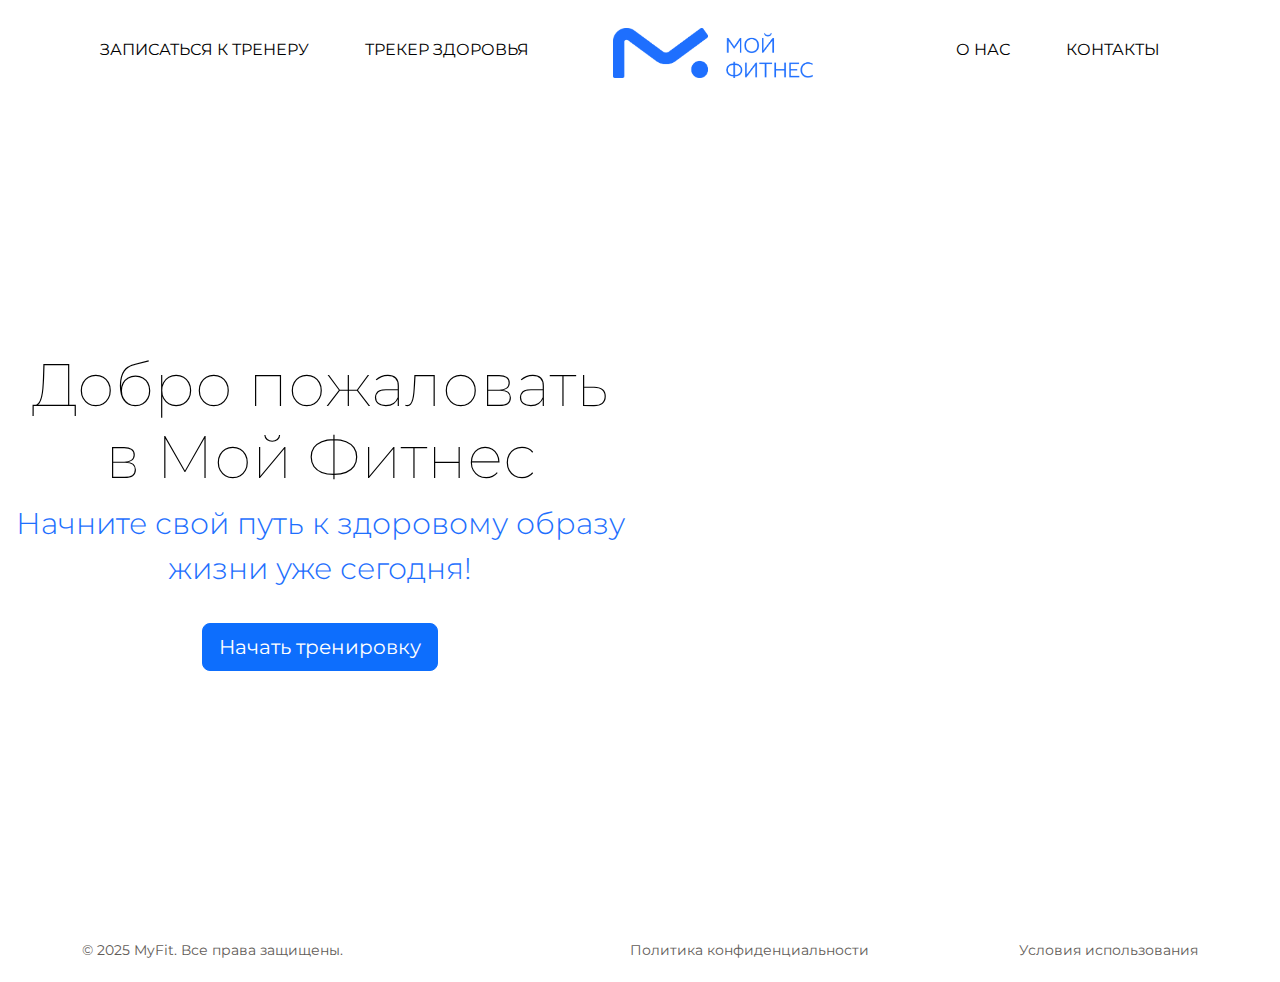
<file: index.html>
<!DOCTYPE html>
<html lang="ru">
<head>
  <meta charset="UTF-8">
  <meta name="viewport" content="width=device-width, initial-scale=1.0">
  <title>Главная - MyFit</title>
  <!-- Иконка для стандартных браузеров -->
  <link rel="icon" href="favicon.png" type="image/x-icon">
  <link rel="shortcut icon" href="favicon.png" type="image/x-icon">
  <link href="https://fonts.googleapis.com/css2?family=Montserrat:wght@400;500&display=swap" rel="stylesheet">
  <link href="https://cdn.jsdelivr.net/npm/bootstrap@5.3.2/dist/css/bootstrap.min.css" rel="stylesheet">
  <link rel="stylesheet" href="styles.css">
</head>
<body>
  <!-- Шапка сайта -->
  <header class="header">
    <nav class="navbar navbar-expand-lg navbar-light">
      <div class="container">
        <button class="navbar-toggler" type="button" data-bs-toggle="collapse" data-bs-target="#navbarNav">
          <span class="navbar-toggler-icon"></span>
        </button>
        <div class="collapse navbar-collapse justify-content-between" id="navbarNav">
          <ul class="navbar-nav w-100 d-flex justify-content-between align-items-center">
            <li class="nav-item">
              <a class="nav-link" href="book-trainer.html">Записаться к тренеру</a>
            </li>
            <li class="nav-item">
              <a class="nav-link" href="traker.html">Трекер здоровья</a>
            </li>
            <li class="nav-item mx-auto">
              <a class="navbar-brand" href="index.html">
                <img src="assets/Group 1.png" alt="Логотип" class="logo" style="width: 200px; height: 50px;">
              </a>
            </li>
            <li class="nav-item">
              <a class="nav-link" href="about-us.html">О нас</a>
            </li>
            <li class="nav-item">
              <a class="nav-link" href="contact.html">Контакты</a>
            </li>
          </ul>
        </div>
      </div>
    </nav>
  </header>

  <main class="main-content d-flex">
    <section class="left-side text-center">
      <div class="container">
        <h1>Добро пожаловать в Мой Фитнес</h1>
        <p class="highlight">Начните свой путь к здоровому образу жизни уже сегодня!</p>
        <a href="traker.html" class="btn btn-primary btn-lg mt-3">
          Начать тренировку
        </a>
      </div>
    </section>
    <section class="right-side">
      <svg 
        class="curve-line" 
        xmlns="http://www.w3.org/2000/svg" 
        viewBox="-100 0 250 500"
      >
        <path d="M100 0 C400 200, 500 400, 200 500" />
      </svg>

      <!-- Изображения -->
      <img src="assets/medal.png" alt="Картинка 1" class="image">
      <img src="assets/bottle.png" alt="Картинка 2" class="image">
      <img src="assets/shoes.png" alt="Картинка 3" class="image" style="height: 400px; width: 380px; right: -5%; top: 10%;">
    </section>
  </main>

  <script src="https://cdn.jsdelivr.net/npm/bootstrap@5.3.2/dist/js/bootstrap.bundle.min.js"></script>
  <script>
    const images = document.querySelectorAll('.image');

    function showImagesSequentially() {
      images.forEach((img, index) => {
        setTimeout(() => {
          img.classList.add('visible');
        }, index * 1000);
      });
    }

    window.addEventListener('load', () => {
      setTimeout(showImagesSequentially, 1000);
    });
  </script>

  <footer class="footer">
    <div class="container">
      <div class="footer-content d-flex justify-content-between align-items-center">
        <p>&copy; 2025 MyFit. Все права защищены.</p>
        <div class="footer-links">
          <a href="privacy.html" class="footer-link">Политика конфиденциальности</a>
          <a href="terms.html" class="footer-link">Условия использования</a>
        </div>
      </div>
    </div>
  </footer>
</body>
</html>
</file>
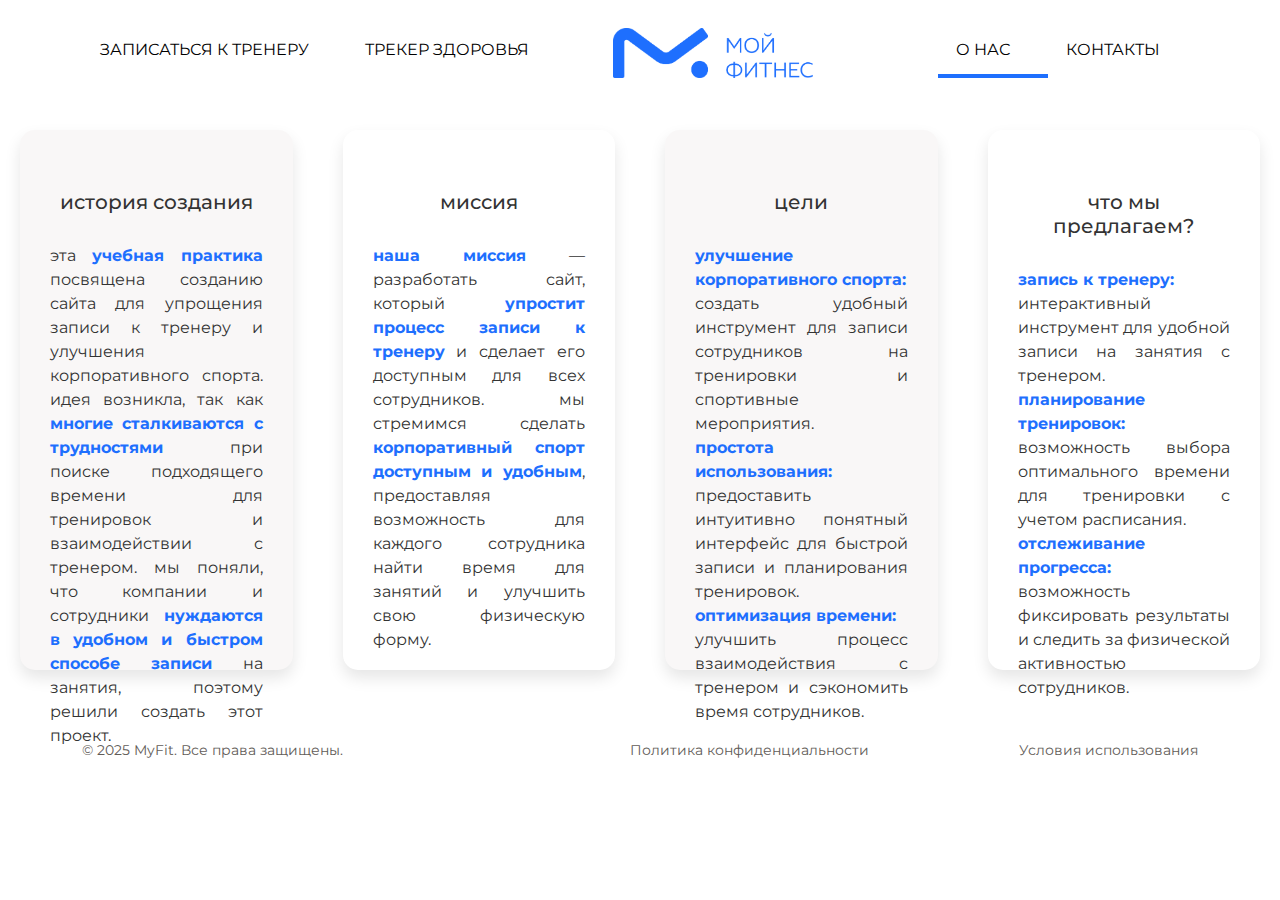
<file: about-us.html>
<!DOCTYPE html>
<html lang="ru">
<head>
  <meta charset="UTF-8">
  <meta name="viewport" content="width=device-width, initial-scale=1.0">
  <title>О нас - MyFit</title>
  <link rel="icon" href="favicon.png" type="image/x-icon">
  <link rel="shortcut icon" href="favicon.png" type="image/x-icon">
  <link href="https://fonts.googleapis.com/css2?family=Montserrat:wght@400;500&display=swap" rel="stylesheet">
  <link href="https://cdn.jsdelivr.net/npm/bootstrap@5.3.2/dist/css/bootstrap.min.css" rel="stylesheet">
  <link rel="stylesheet" href="styles.css">
</head>
<body>
  <!-- Шапка сайта -->
  <header class="header">
    <nav class="navbar navbar-expand-lg navbar-light">
      <div class="container">
        <button class="navbar-toggler" type="button" data-bs-toggle="collapse" data-bs-target="#navbarNav">
          <span class="navbar-toggler-icon"></span>
        </button>
        <div class="collapse navbar-collapse justify-content-between" id="navbarNav">
          <ul class="navbar-nav w-100 d-flex justify-content-between align-items-center">
            <li class="nav-item">
              <a class="nav-link" href="book-trainer.html">Записаться к тренеру</a>
            </li>
            <li class="nav-item">
              <a class="nav-link" href="traker.html">Трекер здоровья</a>
            </li>
            <li class="nav-item mx-auto">
              <a class="navbar-brand" href="index.html">
                <img src="assets/Group 1.png" alt="Логотип" class="logo" style="width: 200px; height: 50px;">
              </a>
            </li>
            <li class="nav-item">
              <a class="nav-link active" href="about-us.html">О нас</a>
            </li>
            <li class="nav-item">
              <a class="nav-link" href="contact.html">Контакты</a>
            </li>
          </ul>
        </div>
      </div>
    </nav>
  </header>

  <main class="main-content-about">
    <div class="about-container">
      <div class="block">
        <h2>история создания</h2>
        <p>
            эта <span>учебная практика</span> посвящена созданию сайта для упрощения записи к тренеру и улучшения корпоративного спорта. идея возникла, так как <span>многие сталкиваются с трудностями</span> при поиске подходящего времени для тренировок и взаимодействии с тренером. мы поняли, что компании и сотрудники <span>нуждаются в удобном и быстром способе записи</span> на занятия, поэтому решили создать этот проект.
        </p>
      </div>
      <div class="block">
        <h2>миссия</h2>
        <p>
           <span>наша миссия</span> — разработать сайт, который <span>упростит процесс записи к тренеру</span> и сделает его доступным для всех сотрудников. мы стремимся сделать <span>корпоративный спорт доступным и удобным</span>, предоставляя возможность для каждого сотрудника найти время для занятий и улучшить свою физическую форму.
        </p>
      </div>
      <div class="block">
        <h2>цели</h2>
        <p>
            <span>улучшение корпоративного спорта:</span><br> 
            создать удобный инструмент для записи сотрудников на тренировки и спортивные мероприятия.<br>
            <span>простота использования:</span><br> 
            предоставить интуитивно понятный интерфейс для быстрой записи и планирования тренировок.<br>
            <span>оптимизация времени:</span><br> 
            улучшить процесс взаимодействия с тренером и сэкономить время сотрудников.
        </p>
      </div>
      <div class="block">
        <h2>что мы предлагаем?</h2>
        <p>
            <span>запись к тренеру:</span><br> 
            интерактивный инструмент для удобной записи на занятия с тренером.<br>
            <span>планирование тренировок:</span><br> 
            возможность выбора оптимального времени для тренировки с учетом расписания.<br>
            <span>отслеживание прогресса:</span><br> 
            возможность фиксировать результаты и следить за физической активностью сотрудников.
        </p>
      </div>    
    </div>
  </main>

  <!-- Изображения -->
  <img src="assets/artif.png" alt="Изображение 1" class="image" style="height: 100px; width: 100px; top: 10%; left: 10px;">
  <script src="https://cdn.jsdelivr.net/npm/bootstrap@5.3.2/dist/js/bootstrap.bundle.min.js"></script>

  <script>
    const images = document.querySelectorAll('.image');

    function showImagesSequentially() {
      images.forEach((img, index) => {
        setTimeout(() => {
          img.classList.add('visible');
        }, index * 1000);
      });
    }

    window.addEventListener('load', () => {
      setTimeout(showImagesSequentially, 1000);
    });
  </script>

  <footer class="footer">
    <div class="container">
      <div class="footer-content d-flex justify-content-between align-items-center">
        <p>&copy; 2025 MyFit. Все права защищены.</p>
        <div class="footer-links">
          <a href="privacy.html" class="footer-link">Политика конфиденциальности</a>
          <a href="terms.html" class="footer-link">Условия использования</a>
        </div>
      </div>
    </div>
  </footer>
</body>
</html>
</file>
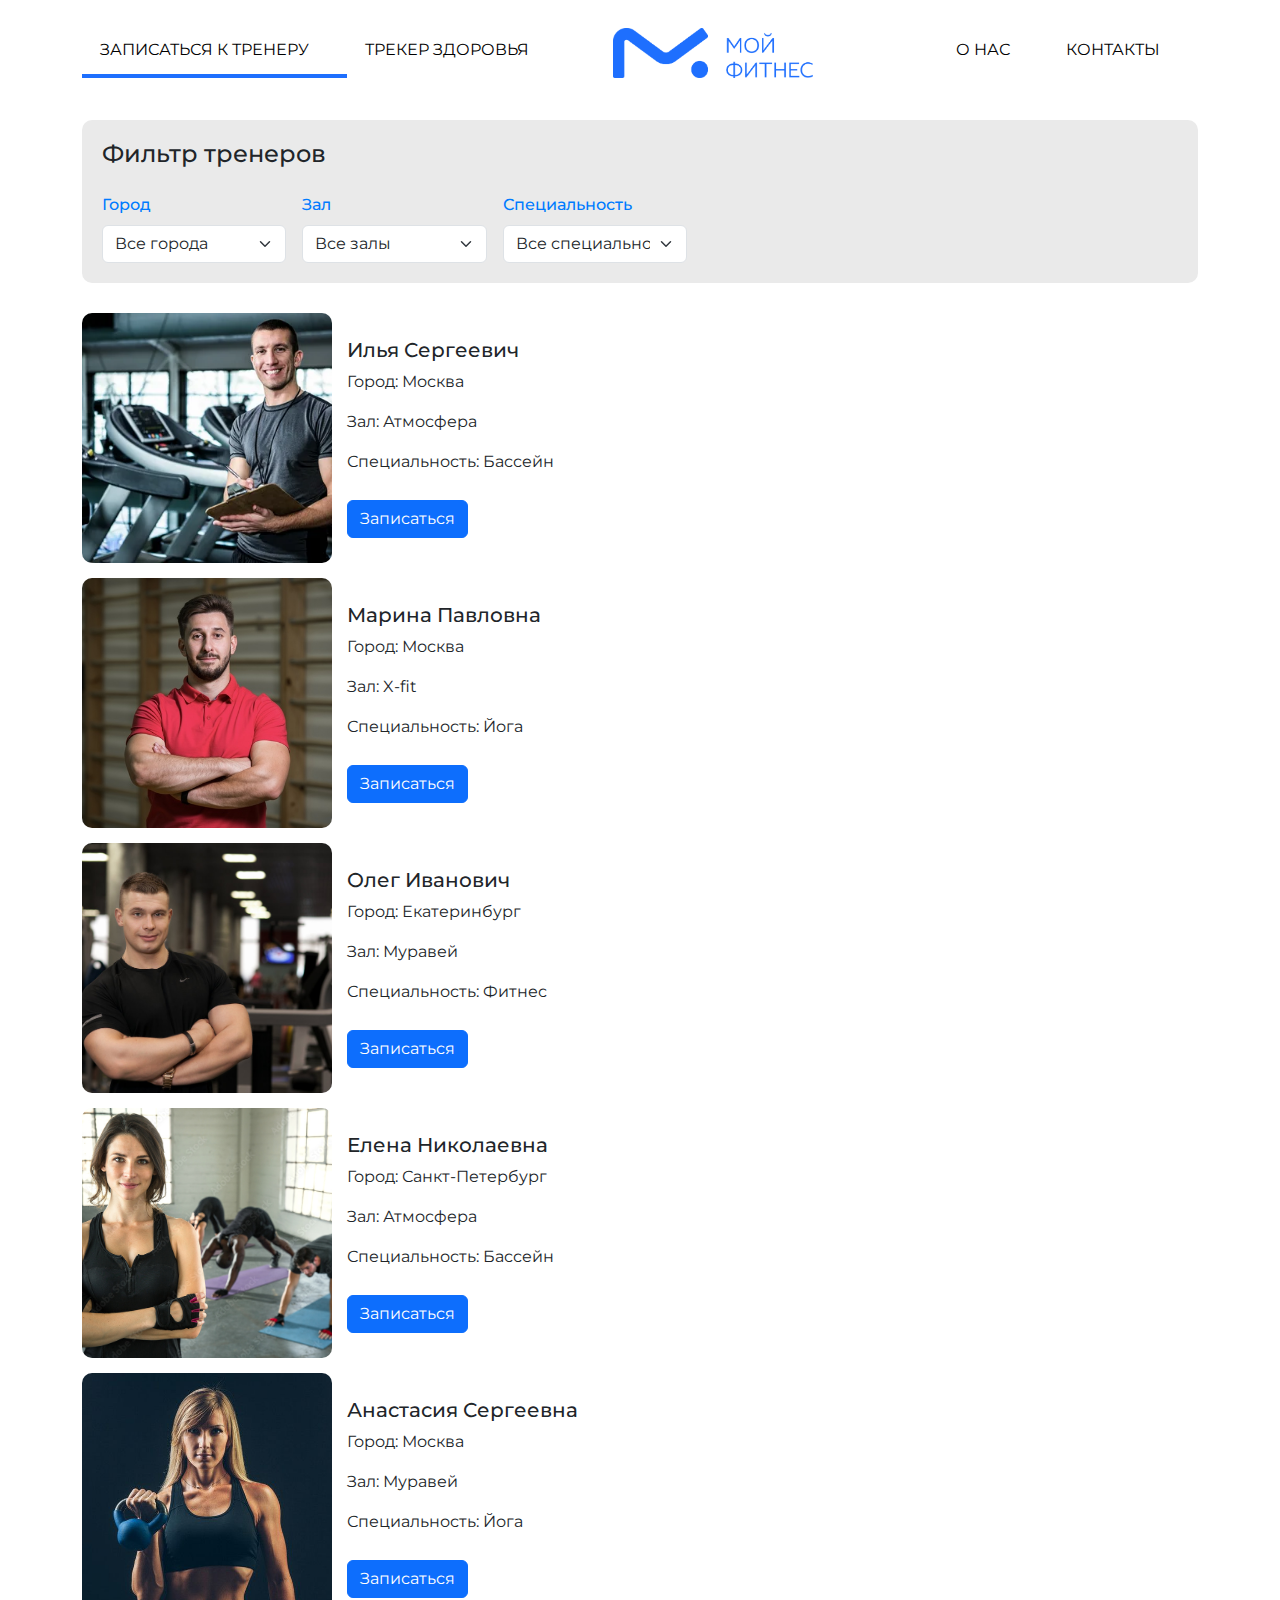
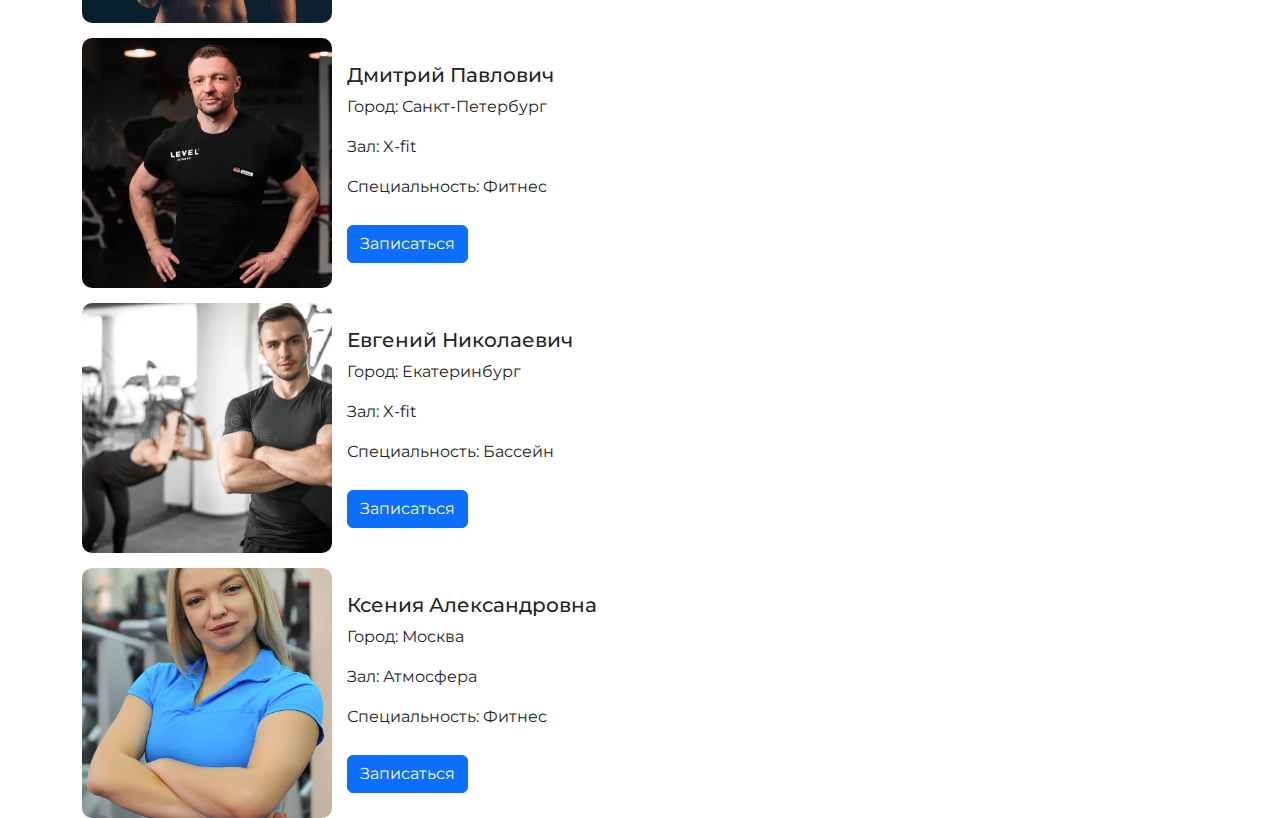
<file: book-trainer.html>
<!DOCTYPE html>
<html lang="ru">
<head>
  <meta charset="UTF-8">
  <meta name="viewport" content="width=device-width, initial-scale=1.0">
  <title>Записаться к тренеру - MyFit</title>
  <link rel="icon" href="favicon.png" type="image/x-icon">
  <link href="https://fonts.googleapis.com/css2?family=Montserrat:wght@400;500&display=swap" rel="stylesheet">
  <link href="https://cdn.jsdelivr.net/npm/bootstrap@5.3.2/dist/css/bootstrap.min.css" rel="stylesheet">
  <link rel="stylesheet" href="styles.css">
</head>
<body>
  <!-- Шапка сайта -->
  <header class="header">
    <nav class="navbar navbar-expand-lg navbar-light">
      <div class="container">
        <button class="navbar-toggler" type="button" data-bs-toggle="collapse" data-bs-target="#navbarNav">
          <span class="navbar-toggler-icon"></span>
        </button>
        <div class="collapse navbar-collapse justify-content-between" id="navbarNav">
          <ul class="navbar-nav w-100 d-flex justify-content-between align-items-center">
            <li class="nav-item">
              <a class="nav-link active" href="book-trainer.html">Записаться к тренеру</a>
            </li>
            <li class="nav-item">
              <a class="nav-link" href="traker.html">Трекер здоровья</a>
            </li>
            <li class="nav-item mx-auto">
              <a class="navbar-brand" href="index.html">
                <img src="assets/Group 1.png" alt="Логотип" class="logo" style="width: 200px; height: 50px;">
              </a>
            </li>
            <li class="nav-item">
              <a class="nav-link" href="about-us.html">О нас</a>
            </li>
            <li class="nav-item">
              <a class="nav-link" href="contact.html">Контакты</a>
            </li>
          </ul>
        </div>
      </div>
    </nav>
  </header>
  <!-- Главный контент -->
  <main class="main-content">
    <div class="container">
<!-- Фильтры -->
<section class="filter-section">
  <h4 class="mb-4">Фильтр тренеров</h4>
  <form id="filterForm">
    <div class="row g-3">
      <div class="col-md-4">
        <label for="cityFilter" class="form-label">Город</label>
        <select id="cityFilter" class="form-select">
          <option value="">Все города</option>
          <option value="Москва">Москва</option>
          <option value="Екатеринбург">Екатеринбург</option>
          <option value="Санкт-Петербург">Санкт-Петербург</option>
        </select>
      </div>
      <div class="col-md-4">
        <label for="gymFilter" class="form-label">Зал</label>
        <select id="gymFilter" class="form-select">
          <option value="">Все залы</option>
          <option value="Атмосфера">Атмосфера</option>
          <option value="X-fit">X-fit</option>
          <option value="Муравей">Муравей</option>
        </select>
      </div>
      <div class="col-md-4">
        <label for="specialtyFilter" class="form-label">Специальность</label>
        <select id="specialtyFilter" class="form-select">
          <option value="">Все специальности</option>
          <option value="Бассейн">Бассейн</option>
          <option value="Йога">Йога</option>
          <option value="Фитнес">Фитнес</option>
        </select>
      </div>
    </div>
  </form>
</section>

<!-- Список тренеров -->
<div id="trainersList">
  <div class="trainer-card" data-city="Москва" data-gym="Атмосфера" data-specialty="Бассейн">
    <img src="trainers/1.webp" alt="Фото тренера">
    <div>
      <h5>Илья Сергеевич</h5>
      <p>Город: Москва</p>
      <p>Зал: Атмосфера</p>
      <p>Специальность: Бассейн</p>
      <button class="btn btn-primary" onclick="openBookingModal('Илья Сергеевич')">Записаться</button>
    </div>
  </div>
</div>
  <!-- Карточка тренера 2 -->
  <div class="trainer-card" data-city="Москва" data-gym="X-fit" data-specialty="Йога">
    <img src="trainers/2.jpg" alt="Фото тренера">
    <div>
      <h5>Марина Павловна</h5>
      <p>Город: Москва</p>
      <p>Зал: X-fit</p>
      <p>Специальность: Йога</p>
      <button class="btn btn-primary" onclick="openBookingModal('Марина Павловна')">Записаться</button>
    </div>
  </div>

  <!-- Карточка тренера 3 -->
  <div class="trainer-card" data-city="Екатеринбург" data-gym="Муравей" data-specialty="Фитнес">
    <img src="trainers/3.jpg" alt="Фото тренера">
    <div>
      <h5>Олег Иванович</h5>
      <p>Город: Екатеринбург</p>
      <p>Зал: Муравей</p>
      <p>Специальность: Фитнес</p>
      <button class="btn btn-primary" onclick="openBookingModal('Олег Иванович')">Записаться</button>
    </div>
  </div>

  <!-- Карточка тренера 4 -->
  <div class="trainer-card" data-city="Санкт-Петербург" data-gym="Атмосфера" data-specialty="Бассейн">
    <img src="trainers/4.jpg" alt="Фото тренера">
    <div>
      <h5>Елена Николаевна</h5>
      <p>Город: Санкт-Петербург</p>
      <p>Зал: Атмосфера</p>
      <p>Специальность: Бассейн</p>
      <button class="btn btn-primary" onclick="openBookingModal('Елена Николаевна')">Записаться</button>
    </div>
  </div>

  <!-- Карточка тренера 5 -->
  <div class="trainer-card" data-city="Москва" data-gym="Муравей" data-specialty="Йога">
    <img src="trainers/5.jpg" alt="Фото тренера">
    <div>
      <h5>Анастасия Сергеевна</h5>
      <p>Город: Москва</p>
      <p>Зал: Муравей</p>
      <p>Специальность: Йога</p>
      <button class="btn btn-primary" onclick="openBookingModal('Анастасия Сергеевна')">Записаться</button>
    </div>
  </div>

  <!-- Карточка тренера 6 -->
  <div class="trainer-card" data-city="Санкт-Петербург" data-gym="X-fit" data-specialty="Фитнес">
    <img src="trainers/6.webp" alt="Фото тренера">
    <div>
      <h5>Дмитрий Павлович</h5>
      <p>Город: Санкт-Петербург</p>
      <p>Зал: X-fit</p>
      <p>Специальность: Фитнес</p>
      <button class="btn btn-primary" onclick="openBookingModal('Дмитрий Павлович')">Записаться</button>
    </div>
  </div>

  <!-- Карточка тренера 7 -->
  <div class="trainer-card" data-city="Екатеринбург" data-gym="X-fit" data-specialty="Бассейн">
    <img src="trainers/7.webp" alt="Фото тренера">
    <div>
      <h5>Евгений Николаевич</h5>
      <p>Город: Екатеринбург</p>
      <p>Зал: X-fit</p>
      <p>Специальность: Бассейн</p>
      <button class="btn btn-primary" onclick="openBookingModal('Евгений Николаевич')">Записаться</button>
    </div>
  </div>

  <!-- Карточка тренера 8 -->
  <div class="trainer-card" data-city="Москва" data-gym="Атмосфера" data-specialty="Фитнес">
    <img src="trainers/9.webp" alt="Фото тренера">
    <div>
      <h5>Ксения Александровна</h5>
      <p>Город: Москва</p>
      <p>Зал: Атмосфера</p>
      <p>Специальность: Фитнес</p>
      <button class="btn btn-primary" onclick="openBookingModal('Ксения Александровна')">Записаться</button>
    </div>
  </div>
</div>
  </main>
  <!-- Модальное окно -->
  <div class="modal fade" id="bookingModal" tabindex="-1" aria-hidden="true">
    <div class="modal-dialog">
      <div class="modal-content">
        <div class="modal-header">
          <h5 class="modal-title">Запись к тренеру</h5>
          <button type="button" class="btn-close" data-bs-dismiss="modal" aria-label="Close"></button>
        </div>
        <div class="modal-body">
          <form id="bookingForm">
            <div class="mb-3">
              <label for="availableDates" class="form-label">Выберите дату</label>
              <select id="availableDates" class="form-select"></select>
            </div>
            <div class="mb-3">
              <label for="availableTimes" class="form-label">Выберите время</label>
              <select id="availableTimes" class="form-select"></select>
            </div>
          </form>
        </div>
        <div class="modal-footer">
          <button type="button" class="btn btn-secondary" data-bs-dismiss="modal">Отмена</button>
          <button type="button" class="btn btn-primary" id="confirmBookingButton" onclick="confirmBooking()">Записаться</button>
        </div>
      </div>
    </div>
  </div>

  <script src="script.js"></script>   
  <script src="https://cdn.jsdelivr.net/npm/bootstrap@5.3.2/dist/js/bootstrap.bundle.min.js"></script>

  <!-- <footer class="footer">
    <div class="container">
      <div class="footer-content d-flex justify-content-between align-items-center">
        <p>&copy; 2025 MyFit. Все права защищены.</p>
        <div class="footer-links">
          <a href="privacy.html" class="footer-link">Политика конфиденциальности</a>
          <a href="terms.html" class="footer-link">Условия использования</a>
        </div>
      </div>
    </div>
  </footer> -->
  
</body>
</html>
</file>
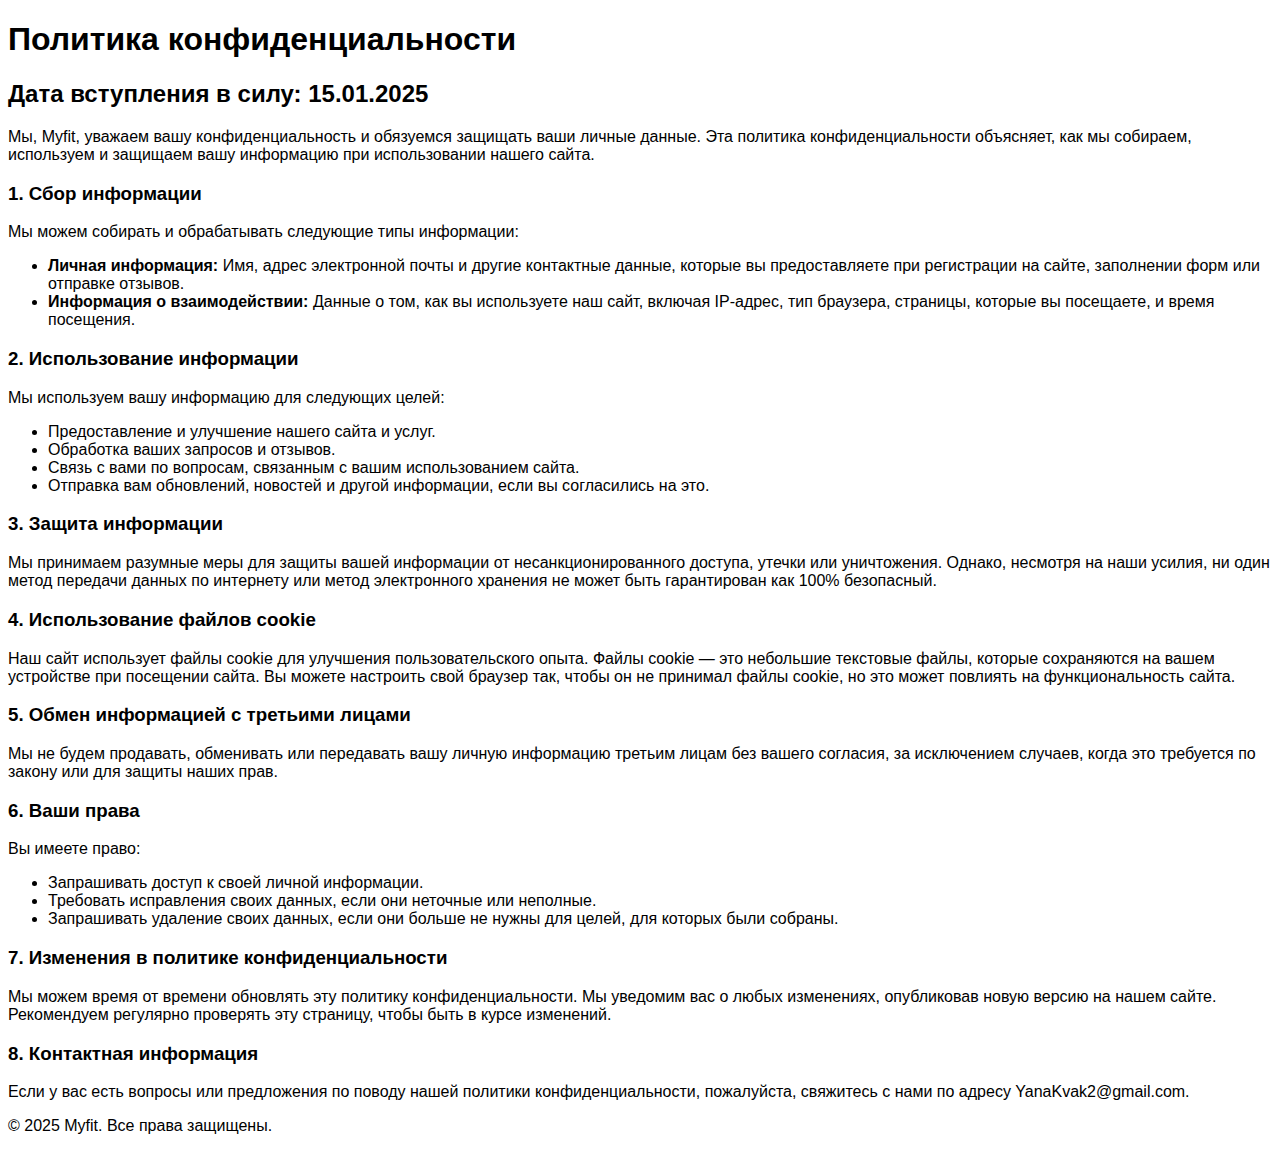
<file: privacy.html>
<!DOCTYPE html>
<html lang="ru">
<head>
    <meta charset="UTF-8">
    <meta name="viewport" content="width=device-width, initial-scale=1.0">
    <title>Политика конфиденциальности</title>
    <link rel="stylesheet" href="styles.css"> <!-- Подключите ваш файл стилей -->
</head>
<body>
    <header>
        <h1>Политика конфиденциальности</h1>
    </header>
    <main>
        <section>
            <h2>Дата вступления в силу: 15.01.2025</h2>
            <p>Мы, Myfit, уважаем вашу конфиденциальность и обязуемся защищать ваши личные данные. Эта политика конфиденциальности объясняет, как мы собираем, используем и защищаем вашу информацию при использовании нашего сайта.</p>
        </section>
        <section>
            <h3>1. Сбор информации</h3>
            <p>Мы можем собирать и обрабатывать следующие типы информации:</p>
            <ul>
                <li><strong>Личная информация:</strong> Имя, адрес электронной почты и другие контактные данные, которые вы предоставляете при регистрации на сайте, заполнении форм или отправке отзывов.</li>
                <li><strong>Информация о взаимодействии:</strong> Данные о том, как вы используете наш сайт, включая IP-адрес, тип браузера, страницы, которые вы посещаете, и время посещения.</li>
            </ul>
        </section>
        <section>
            <h3>2. Использование информации</h3>
            <p>Мы используем вашу информацию для следующих целей:</p>
            <ul>
                <li>Предоставление и улучшение нашего сайта и услуг.</li>
                <li>Обработка ваших запросов и отзывов.</li>
                <li>Связь с вами по вопросам, связанным с вашим использованием сайта.</li>
                <li>Отправка вам обновлений, новостей и другой информации, если вы согласились на это.</li>
            </ul>
        </section>
        <section>
            <h3>3. Защита информации</h3>
            <p>Мы принимаем разумные меры для защиты вашей информации от несанкционированного доступа, утечки или уничтожения. Однако, несмотря на наши усилия, ни один метод передачи данных по интернету или метод электронного хранения не может быть гарантирован как 100% безопасный.</p>
        </section>
        <section>
            <h3>4. Использование файлов cookie</h3>
            <p>Наш сайт использует файлы cookie для улучшения пользовательского опыта. Файлы cookie — это небольшие текстовые файлы, которые сохраняются на вашем устройстве при посещении сайта. Вы можете настроить свой браузер так, чтобы он не принимал файлы cookie, но это может повлиять на функциональность сайта.</p>
        </section>
        <section>
            <h3>5. Обмен информацией с третьими лицами</h3>
            <p>Мы не будем продавать, обменивать или передавать вашу личную информацию третьим лицам без вашего согласия, за исключением случаев, когда это требуется по закону или для защиты наших прав.</p>
        </section>
        <section>
            <h3>6. Ваши права</h3>
            <p>Вы имеете право:</p>
            <ul>
                <li>Запрашивать доступ к своей личной информации.</li>
                <li>Требовать исправления своих данных, если они неточные или неполные.</li>
                <li>Запрашивать удаление своих данных, если они больше не нужны для целей, для которых были собраны.</li>
            </ul>
        </section>
        <section>
            <h3>7. Изменения в политике конфиденциальности</h3>
            <p>Мы можем время от времени обновлять эту политику конфиденциальности. Мы уведомим вас о любых изменениях, опубликовав новую версию на нашем сайте. Рекомендуем регулярно проверять эту страницу, чтобы быть в курсе изменений.</p>
        </section>
        <section>
            <h3>8. Контактная информация</h3>
            <p>Если у вас есть вопросы или предложения по поводу нашей политики конфиденциальности, пожалуйста, свяжитесь с нами по адресу YanaKvak2@gmail.com.</p>
        </section>
    </main>
    <footer>
        <p>&copy; 2025 Myfit. Все права защищены.</p>
    </footer>
</body>
</html>
</file>
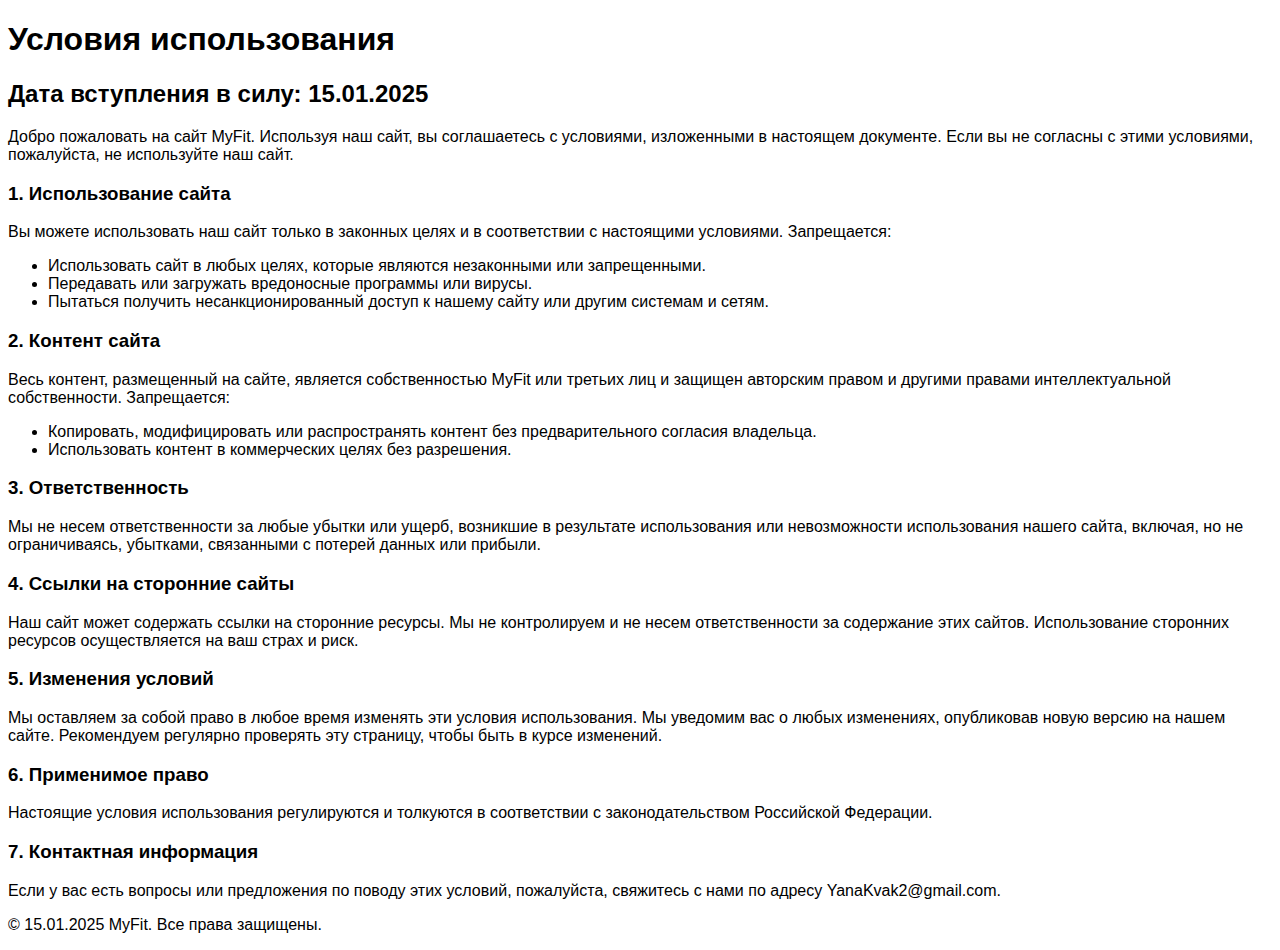
<file: terms.html>
<!DOCTYPE html>
<html lang="ru">
<head>
    <meta charset="UTF-8">
    <meta name="viewport" content="width=device-width, initial-scale=1.0">
    <title>Условия использования</title>
    <link rel="stylesheet" href="styles.css"> <!-- Подключите ваш файл стилей -->
</head>
<body>
    <header>
        <h1>Условия использования</h1>
    </header>
    <main>
        <section>
            <h2>Дата вступления в силу: 15.01.2025</h2>
            <p>Добро пожаловать на сайт MyFit. Используя наш сайт, вы соглашаетесь с условиями, изложенными в настоящем документе. Если вы не согласны с этими условиями, пожалуйста, не используйте наш сайт.</p>
        </section>
        <section>
            <h3>1. Использование сайта</h3>
            <p>Вы можете использовать наш сайт только в законных целях и в соответствии с настоящими условиями. Запрещается:</p>
            <ul>
                <li>Использовать сайт в любых целях, которые являются незаконными или запрещенными.</li>
                <li>Передавать или загружать вредоносные программы или вирусы.</li>
                <li>Пытаться получить несанкционированный доступ к нашему сайту или другим системам и сетям.</li>
            </ul>
        </section>
        <section>
            <h3>2. Контент сайта</h3>
            <p>Весь контент, размещенный на сайте, является собственностью MyFit или третьих лиц и защищен авторским правом и другими правами интеллектуальной собственности. Запрещается:</p>
            <ul>
                <li>Копировать, модифицировать или распространять контент без предварительного согласия владельца.</li>
                <li>Использовать контент в коммерческих целях без разрешения.</li>
            </ul>
        </section>
        <section>
            <h3>3. Ответственность</h3>
            <p>Мы не несем ответственности за любые убытки или ущерб, возникшие в результате использования или невозможности использования нашего сайта, включая, но не ограничиваясь, убытками, связанными с потерей данных или прибыли.</p>
        </section>
        <section>
            <h3>4. Ссылки на сторонние сайты</h3>
            <p>Наш сайт может содержать ссылки на сторонние ресурсы. Мы не контролируем и не несем ответственности за содержание этих сайтов. Использование сторонних ресурсов осуществляется на ваш страх и риск.</p>
        </section>
        <section>
            <h3>5. Изменения условий</h3>
            <p>Мы оставляем за собой право в любое время изменять эти условия использования. Мы уведомим вас о любых изменениях, опубликовав новую версию на нашем сайте. Рекомендуем регулярно проверять эту страницу, чтобы быть в курсе изменений.</p>
        </section>
        <section>
            <h3>6. Применимое право</h3>
            <p>Настоящие условия использования регулируются и толкуются в соответствии с законодательством Российской Федерации.</p>
        </section>
        <section>
            <h3>7. Контактная информация</h3>
            <p>Если у вас есть вопросы или предложения по поводу этих условий, пожалуйста, свяжитесь с нами по адресу YanaKvak2@gmail.com.</p>
        </section>
    </main>
    <footer>
        <p>&copy; 15.01.2025 MyFit. Все права защищены.</p>
    </footer>
</body>
</html>
</file>
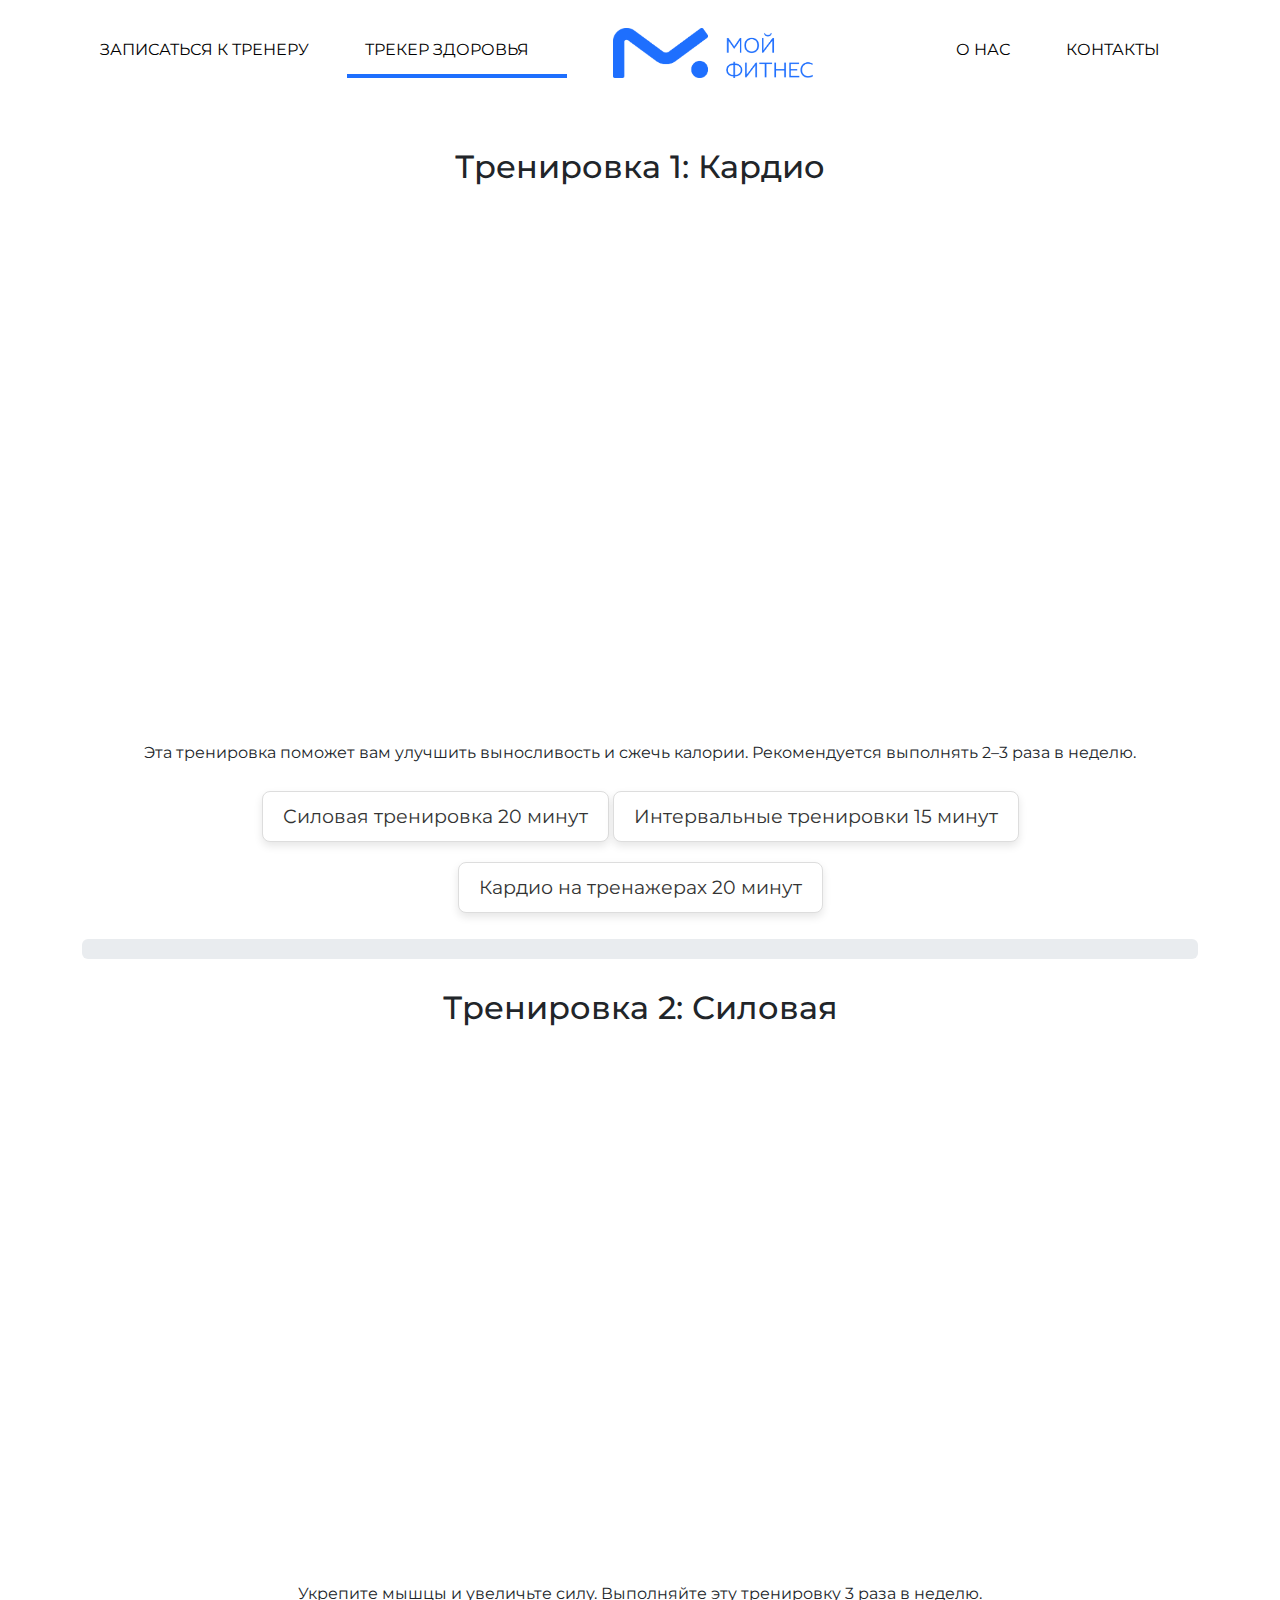
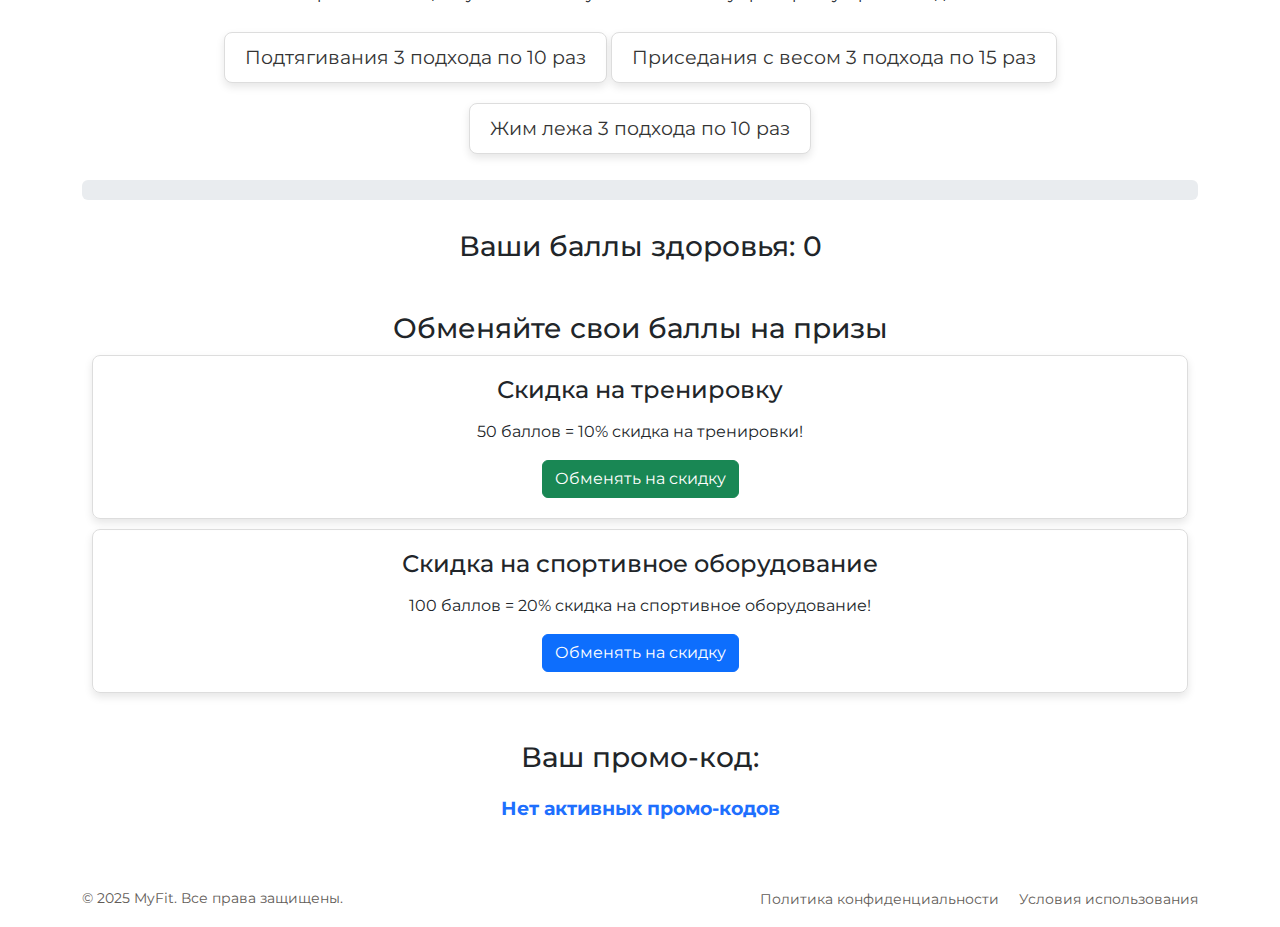
<file: traker.html>
<!DOCTYPE html>
<html lang="ru">
<head>
  <meta charset="UTF-8">
  <meta name="viewport" content="width=device-width, initial-scale=1.0">
  <title>Записаться к тренеру - MyFit</title>
  <link rel="icon" href="favicon.png" type="image/x-icon">
  <link rel="shortcut icon" href="favicon.png" type="image/x-icon">
  <link href="https://fonts.googleapis.com/css2?family=Montserrat:wght@400;500&display=swap" rel="stylesheet">
  <link href="https://cdn.jsdelivr.net/npm/bootstrap@5.3.2/dist/css/bootstrap.min.css" rel="stylesheet">
  <link rel="stylesheet" href="styles.css">
</head>
<body>
  <!-- Шапка -->
  <header class="header">
    <nav class="navbar navbar-expand-lg navbar-light">
      <div class="container">
        <button class="navbar-toggler" type="button" data-bs-toggle="collapse" data-bs-target="#navbarNav">
          <span class="navbar-toggler-icon"></span>
        </button>
        <div class="collapse navbar-collapse justify-content-between" id="navbarNav">
          <ul class="navbar-nav w-100 d-flex justify-content-between align-items-center">
            <li class="nav-item">
              <a class="nav-link" href="book-trainer.html">Записаться к тренеру</a>
            </li>
            <li class="nav-item">
              <a class="nav-link active" href="traker.html">Трекер здоровья</a>
            </li>
            <li class="nav-item mx-auto">
              <a class="navbar-brand" href="index.html">
                <img src="assets/Group 1.png" alt="Логотип" class="logo" style="width: 200px; height: 50px;">
              </a>
            </li>
            <li class="nav-item">
              <a class="nav-link" href="about-us.html">О нас</a>
            </li>
            <li class="nav-item">
              <a class="nav-link" href="contact.html">Контакты</a>
            </li>
          </ul>
        </div>
      </div>
    </nav>
  </header>

  <!-- Основной контент -->
  <main class="container mt-5">
    <!-- Список тренировок -->
    <section class="workouts">
      <div class="workout-video">
        <h2>Тренировка 1: Кардио</h2>
        <iframe src="https://rutube.ru/play/embed/3041b1f467e5eaf49669801b93f8ba7d" frameborder="0" allow="clipboard-write" webkitallowfullscreen mozallowfullscreen allowfullscreen></iframe>
        <p class="workout-description">
          Эта тренировка поможет вам улучшить выносливость и сжечь калории. Рекомендуется выполнять 2–3 раза в неделю.
        </p>
        <div class="workout-actions">
          <button class="btn custom-btn" onclick="updateProgress('cardio', 20)">Силовая тренировка 20 минут</button>
          <button class="btn custom-btn" onclick="updateProgress('cardio', 15)">Интервальные тренировки 15 минут</button>
          <button class="btn custom-btn" onclick="updateProgress('cardio', 20)">Кардио на тренажерах 20 минут</button>
        </div>        
        <div class="progress mt-3">
          <div id="cardio-progress" class="progress-bar" role="progressbar" style="width: 0%" aria-valuenow="0" aria-valuemin="0" aria-valuemax="100"></div>
        </div>
      </div>

      <div class="workout-video">
        <h2>Тренировка 2: Силовая</h2>
        <iframe src="https://rutube.ru/play/embed/0aea218e7ef13eadeb7604bc89397836" frameborder="0" allow="clipboard-write" webkitallowfullscreen mozallowfullscreen allowfullscreen></iframe>
        <p class="workout-description">
          Укрепите мышцы и увеличьте силу. Выполняйте эту тренировку 3 раза в неделю.
        </p>
        <div class="workout-actions">
          <button class="btn custom-btn" onclick="updateProgress('strength', 10)">Подтягивания 3 подхода по 10 раз</button>
          <button class="btn custom-btn" onclick="updateProgress('strength', 15)">Приседания с весом 3 подхода по 15 раз</button>
          <button class="btn custom-btn" onclick="updateProgress('strength', 10)">Жим лежа 3 подхода по 10 раз</button>
        </div>
        <div class="progress mt-3">
          <div id="strength-progress" class="progress-bar" role="progressbar" style="width: 0%" aria-valuenow="0" aria-valuemin="0" aria-valuemax="100"></div>
        </div>
      </div>
    </section>

    <!-- Баллы -->
    <section class="workout-points text-center">
      <h3>Ваши баллы здоровья: <span id="points" class="points">0</span></h3>
    </section>

    <!-- Обмен баллов на призы -->
    <section class="rewards text-center mt-5">
      <h3>Обменяйте свои баллы на призы</h3>
      <div class="reward-card">
        <h5>Скидка на тренировку</h5>
        <p>50 баллов = 10% скидка на тренировки!</p>
        <button class="btn btn-success" onclick="redeemReward(50)">Обменять на скидку</button>
      </div>
      <div class="reward-card">
        <h5>Скидка на спортивное оборудование</h5>
        <p>100 баллов = 20% скидка на спортивное оборудование!</p>
        <button class="btn btn-primary" onclick="redeemReward(100)">Обменять на скидку</button>
      </div>
    </section>

    <!-- Промо-код -->
    <section class="promo-code-section text-center mt-5">
      <h3>Ваш промо-код:</h3>
      <p id="promo-code" class="promo-code">Нет активных промо-кодов</p>
    </section>
  </main>

  <!-- Футер -->
  <footer class="footer mt-5 py-3">
    <div class="container d-flex justify-content-between align-items-center">
      <p>&copy; 2025 MyFit. Все права защищены.</p>
      <div>
        <a href="privacy.html" class="footer-link me-3">Политика конфиденциальности</a>
        <a href="terms.html" class="footer-link">Условия использования</a>
      </div>
    </div>
  </footer>

  <script>
    let points = 0;

    // Функция для обновления прогресса и баллов
    function updateProgress(type, value) {
      // Ограничиваем баллы 100
      points = Math.min(points + value, 100);
      document.getElementById('points').textContent = points;
      
      let progressElement = document.getElementById(`${type}-progress`);
      let newProgress = (points / 100) * 100;

      if (newProgress <= 100) {
        progressElement.style.width = `${newProgress}%`;
      } else {
        progressElement.style.width = '100%';
      }
    }

    // Функция для обмена баллов на призы
    function redeemReward(cost) {
      if (points >= cost) {
        points -= cost;
        alert(`Поздравляем! Вы обменяли ${cost} баллов на приз!`);
        document.getElementById('points').textContent = points;

        // Генерация промо-кода
        let promoCode = generatePromoCode();
        document.getElementById('promo-code').textContent = promoCode;
      } else {
        alert('У вас недостаточно баллов для обмена!');
      }
    }

    // Функция для генерации уникального промо-кода
    function generatePromoCode() {
      const characters = 'ABCDEFGHIJKLMNOPQRSTUVWXYZ0123456789';
      let promoCode = '';
      for (let i = 0; i < 8; i++) {
        promoCode += characters.charAt(Math.floor(Math.random() * characters.length));
      }
      return `PROMO-${promoCode}`;
    }
  </script>
</body>
</html>
</file>
<file: styles.css>
body {
  font-family: "Montserrat", sans-serif;
  position: relative;
}

.navbar {
  background-color: white;
  padding: 0px;
}

.nav-link {
  color: #000;
  font-weight: 400;
  text-transform: uppercase;
  margin:  30px;
  text-align: center;
  margin-left: 10px;
  flex-grow: 1;
}

.nav-link.active::after {
  content: "";
  position: absolute;
  bottom: 22px;
  left: 0;
  width: 100%;
  height: 4px;
  background-color: #1e6ffe;
}

.navbar-brand {
  font-weight: bold;
  color: #000;
  text-align: center;
  margin-right:80px;
  padding-bottom: 0px;
}

.main-content {
  display: flex;
  height: calc(100vh - 80px);
}

.left-side {
  background-color: #fff;
  width: 50%;
  display: flex;
  justify-content: center;
  align-items: center;
  flex-direction: column;
}

.left-side h1 {
  color: #000;
  font-size: 60px;
  font-weight: 100;
  text-align: center;
}

.left-side .highlight {
  color: #1e6ffe;
  font-size: 30px;
  font-weight: 300;
}

    /* Стили для анимации полоски */
    .curve-line {
      position: absolute;
      top: 0;
      right: 0;
      width: 100%;
      height: 100%;
      z-index: 1;
      pointer-events: none;
      overflow: hidden;
    }

    .curve-line path {
      stroke: #1e6ffe;
      stroke-width: 10;
      stroke-linecap: round;
      fill: none;
      stroke-dasharray: 1000;
      stroke-dashoffset: 1000;
      animation: drawLine 2s ease forwards;
    }

    @keyframes drawLine {
      from {
        stroke-dashoffset: 1000;
      }
      to {
        stroke-dashoffset: 0;
      }
    }

    .image {
      position: absolute;
      opacity: 0;
      transition: opacity 0.5s ease, transform 0.3s ease;
    }

    .image.visible {
      opacity: 1;
      transform: translate(0, 0);
    }

    /* Для картинки "bottle" уменьшаем её размеры */
    .image:nth-child(3) {
      top: 10%;
      left: -4%;
      transform: translate(1000, 50px);
      height: 260px; /* Уменьшаем размер */
      width: 200px;  /* Уменьшаем размер */
    }

    /* Для картинки "medal" увеличиваем её и поднимаем/сдвигаем */
    .image:nth-child(2) {
      top: 60%;  /* Поднимем немного выше */
      left: 35%;
      transform: translate(1000, 50px);   /* Сдвигаем немного влево */
      height: 190px;  /* Увеличиваем размер */
      width: 192px;   /* Увеличиваем размер */
    }

.footer {
  background-color: #fff;
  padding: 20px;
  color: #625C58;
  text-align: center;
  margin-top: auto;
}

.footer-content {
  display:flexbox;
  margin-top: auto;
  justify-content: space-between;
  align-items: center;
}

.footer p {
  margin: 0;
  font-size: 0.9rem;
}

.footer-links {
  display: flex;
  gap: 150px;
}

.footer-link {
  color: #625C58;
  text-decoration: none;
  font-size: 0.9rem;
}

.footer-link:hover {
  text-decoration: underline;
}

.section-header {
  margin: 20px 0;
  text-align: center;
}

.section-header h1 {
  font-size: 60px;
  font-weight: 500;
  color: #fff;
}

.nav-item {
  display: flex;
  align-items: center;
  position: relative;
}

.form-container {
  background-color: #fff;
  border-radius: 20px;
  padding: 30px;
  width: 600px;
  margin-left: 30px;
  box-shadow: 0 4px 10px rgba(0, 0, 0, 0.1);
}

.form-group {
  margin-bottom:30px;
}

.form-label {
  color: #007BFF;
  font-weight: 500;
  display: block;
  margin-bottom: 8px;
}

.form-control {
  background-color: #E0E0E0;
  border: none;
  border-radius: 10px;
  padding: 10px;
  width: 100%;
}

.submit-btn-contact {
  background-color: #1e6ffe;
  color: #fff;
  border: none;
  padding: 10px 20px;
  border-radius: 25px;
  cursor: pointer;
}

.main-content-about {
  background-color: #fff;
  padding: 20px;
}

.about-container {
  display: flex;
  text-align: center;
  justify-content: space-between;
  gap: 50px;
}

.block {
  background-color: #F9F7F7;
  border-radius: 15px;
  padding: 30px;
  width: 350px;
  box-shadow: 0 8px 16px rgba(0, 0, 0, 0.1);
}

.block:nth-child(1),
.block:nth-child(3) {
  background-color: #F9F7F7;
}

.block:nth-child(2),
.block:nth-child(4) {
  background-color: #fff;
}

.block:nth-child(1) {
  height: 540px;
  margin-bottom: 30px;
  margin-top: 10px;
}

.block:nth-child(2) {
  height: 540px;
  margin-bottom: 30px;
  margin-top: 10px;
}

.block:nth-child(3) {
  height: 540px;
  margin-bottom: 30px;
  margin-top: 10px;
}

.block:nth-child(4) {
  height: 540px;
  margin-bottom: 30px;
  margin-top: 10px;
}

.about-container h6 {
  margin: auto;
  margin-bottom: 20px;
  margin-top: 5px;
  font-size: 20px;
  color: #333;
}

.block h2 {
  font-size: 20px;
  color: #333;
  margin-bottom: 10px;
  margin-top: 30px;
}

.block p {
  color: #333;
  line-height: 1.5;
  margin-top: 30px;
  text-align: justify;
}

.block p span {
  font-weight: bold;
  color: #1e6ffe;
}

.white-text {
  color: white;
}

.main-content-contact {
  display: flex;
  height: 100vh;
  color: #fff;
}

.left-side-contact {
  background-color: #fff;
  width: 50%;
  padding: 40px;
  display: flex;
  flex-direction: column;
  padding-top: 0px;
  justify-content: center;
}

.left-side-contact h2 {
  font-size: 32px;
  font-weight: 100;
  margin-left: 30px;
  color: #000;
}

.right-side-contact {
  background-color: #fff;
  width: 50%;
  padding: 20px;
  display: flex;
  flex-direction: column;
  justify-content: center;
}

.info-block {
  margin-bottom: 40px;
  padding: 10px;
  color: #fff;
}

.block1 {
  background-color: #1e6ffe;
  width: 500px;
  border-radius: 26px;
  height: 200px;
  text-align: justify;
  padding: 27px;
  margin-left: 60px;
  margin-bottom: 50px;
  margin-top: 30px;
  font-size: 18px;
  box-shadow: 0 1px 20px rgba(0, 0, 0, 0.1);
}

.block2 {
  background-color: #fff;
  color: #000;
  padding: 20px;
  border-radius: 26px;
  margin-right: 90px;
  margin-left: 30px;
  box-shadow: 0 1px 20px rgba(0, 0, 0, 0.1);
}

.block2 ul {
  list-style-type: disc;
  padding-left: 39px;
}

.block2 li {
  margin-bottom: 5px;
}

.block3 {
  background-color: #1e6ffe;
  border-radius: 26px;
  margin-left: 150px;
  margin-right: 120px;
  font-size: 17px;
  text-align: justify;
  padding: 20px;
  box-shadow: 0 1px 20px rgba(0, 0, 0, 0.1);
}

.workout-video {
  margin-bottom: 30px;
  text-align: center;
}

.workout-description {
  margin-top: 20px;
}

.workout-points {
  margin-top: 20px;
}

.workout-actions button {
  font-size: 1.2rem;
  padding: 10px 20px;
  margin: 10px 0;
  cursor: pointer;
}

.progress {
  height: 20px;
}
.reward-card {
  border: 1px solid #ddd;
  border-radius: 8px;
  padding: 20px;
  margin: 10px;
  text-align: center;
  box-shadow: 0 4px 8px rgba(0, 0, 0, 0.1);
}

.reward-card h5 {
  font-size: 1.5rem;
  margin-bottom: 15px;
}

iframe {
  width: 100%;
  max-width: 900px;
  height: 500px;
  margin-bottom: 20px;
}
.promo-code {
  font-size: 1.2rem;
  font-weight: bold;
  color: #1e6ffe;
  margin-top: 20px;
}
  .custom-btn {
    background-color: #ffffff;
    color: #333333;
    font-size: 1.2rem;
    padding: 10px 20px;
    margin: 10px 0;
    border: 1px solid #ddd;
    border-radius: 8px; 
    box-shadow: 0 4px 8px rgba(0, 0, 0, 0.1);
    transition: all 0.3s ease;
    cursor: pointer;
  }
  .custom-btn:hover {
    background-color: #f5f5f5;
    color: #000;
    box-shadow: 0 6px 12px rgba(0, 0, 0, 0.2);
  }

  .custom-btn:active {
    background-color: #e0e0e0;
  }
  .trainer-card {
    display: flex;
    align-items: center;
    justify-content: flex-start; /* Убедитесь, что содержимое выравнивается по левому краю */
    margin-bottom: 15px;
    flex-wrap: wrap; /* Позволяет карточкам сжиматься, если пространство ограничено */
  }
  
  .trainer-card div {
    margin-left: 15px;
    display: flex;
    flex-direction: column; /* Все элементы в карточке выравниваются по вертикали */
  }
  
  .trainer-card img {
    border-radius: 10px;
    width: 250px;
    height: 250px;
    object-fit: cover;
  }
  
  .trainer-card button {
    margin-top: 10px;
    align-self: flex-start; /* Кнопка останется на том же уровне, что и другие элементы */
  }
  
  /* Стили для фильтров */
  .filter-section {
    background-color: #eaeaea;
    padding: 20px;
    border-radius: 10px;
    margin-bottom: 30px;
    margin-top: 20px;
  }
  
  .filter-section form {
    display: flex;
    gap: 20px;
    flex-wrap: wrap; /* Поддержка для уменьшения размера фильтров на мобильных устройствах */
  }
  
  .filter-section .form-select {
    width: 100%; /* Сделает селект-боксы гибкими */
    max-width: 250px;
  }
</file>
